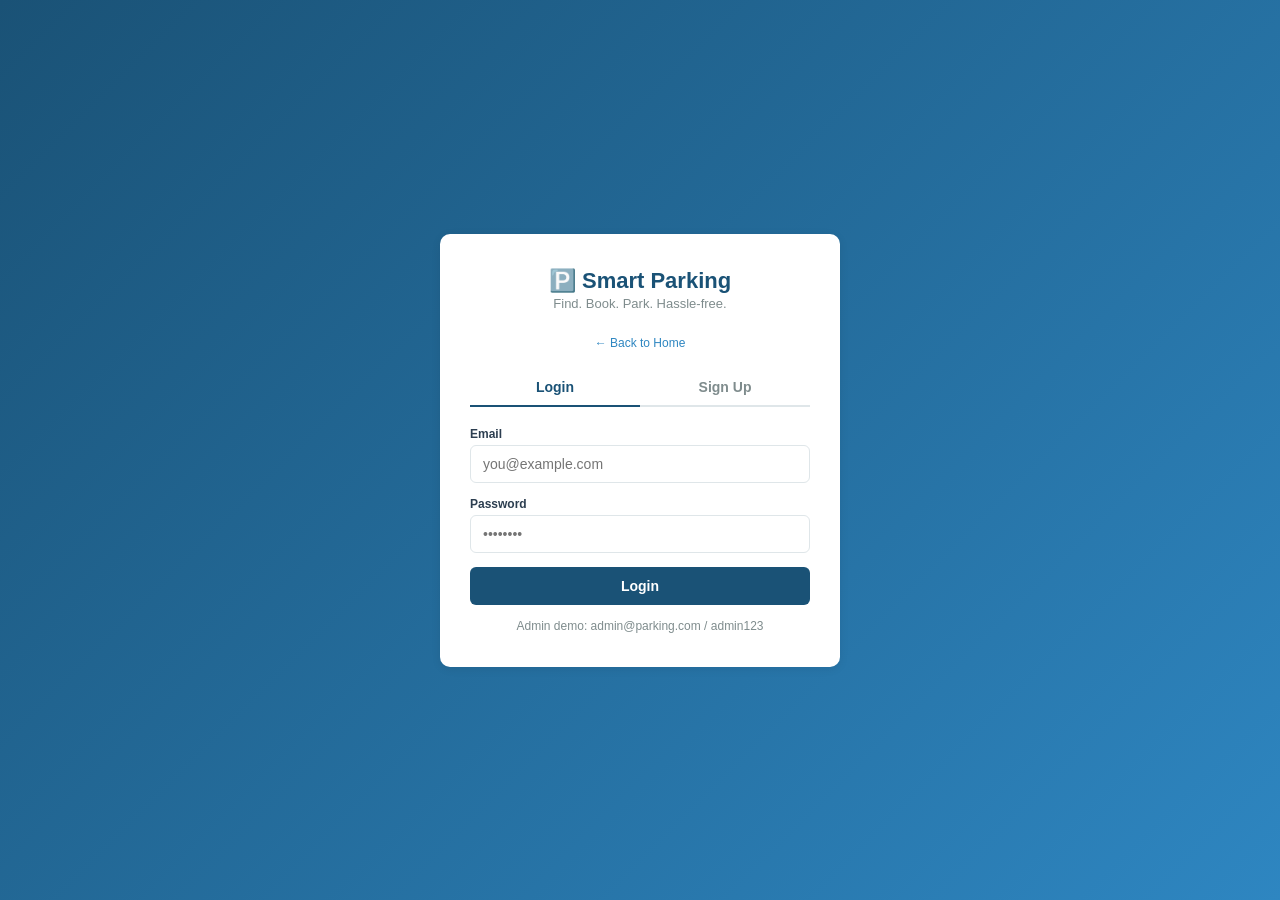
<file: index.html>
<!DOCTYPE html>
<html lang="en">
<head>
<meta charset="UTF-8" />
<meta name="viewport" content="width=device-width, initial-scale=1" />
<title>Smart Parking Booking System | Login</title>
<link rel="stylesheet" href="style.css" />
</head>
<body>
  <div class="auth-wrap">
    <div class="auth-card">
      <h1>🅿️ Smart Parking</h1>
      <p class="tag">Find. Book. Park. Hassle-free.</p>
      <p style="margin-bottom:18px"><a href="home.html" style="font-size:12px;color:var(--primary-light)">← Back to Home</a></p>

      <div class="tabs">
        <button id="tab-login" class="active">Login</button>
        <button id="tab-signup">Sign Up</button>
      </div>

      <form id="loginForm">
        <div class="error-msg" id="loginError"></div>
        <div class="form-group">
          <label>Email</label>
          <input type="email" id="loginEmail" required placeholder="you@example.com" />
        </div>
        <div class="form-group">
          <label>Password</label>
          <input type="password" id="loginPassword" required placeholder="••••••••" />
        </div>
        <button class="btn" type="submit">Login</button>
        <p class="hint">Admin demo: admin@parking.com / admin123</p>
      </form>

      <form id="signupForm" style="display:none">
        <div class="error-msg" id="signupError"></div>
        <div class="form-group">
          <label>Full Name</label>
          <input type="text" id="suName" required placeholder="Jane Doe" />
        </div>
        <div class="form-group">
          <label>Email</label>
          <input type="email" id="suEmail" required placeholder="you@example.com" />
        </div>
        <div class="form-group">
          <label>Password</label>
          <input type="password" id="suPassword" required minlength="4" placeholder="••••••••" />
        </div>
        <button class="btn" type="submit">Create Account</button>
      </form>
    </div>
  </div>

  <script src="script.js"></script>
  <script>initAuthPage();</script>
</body>
</html>
</file>
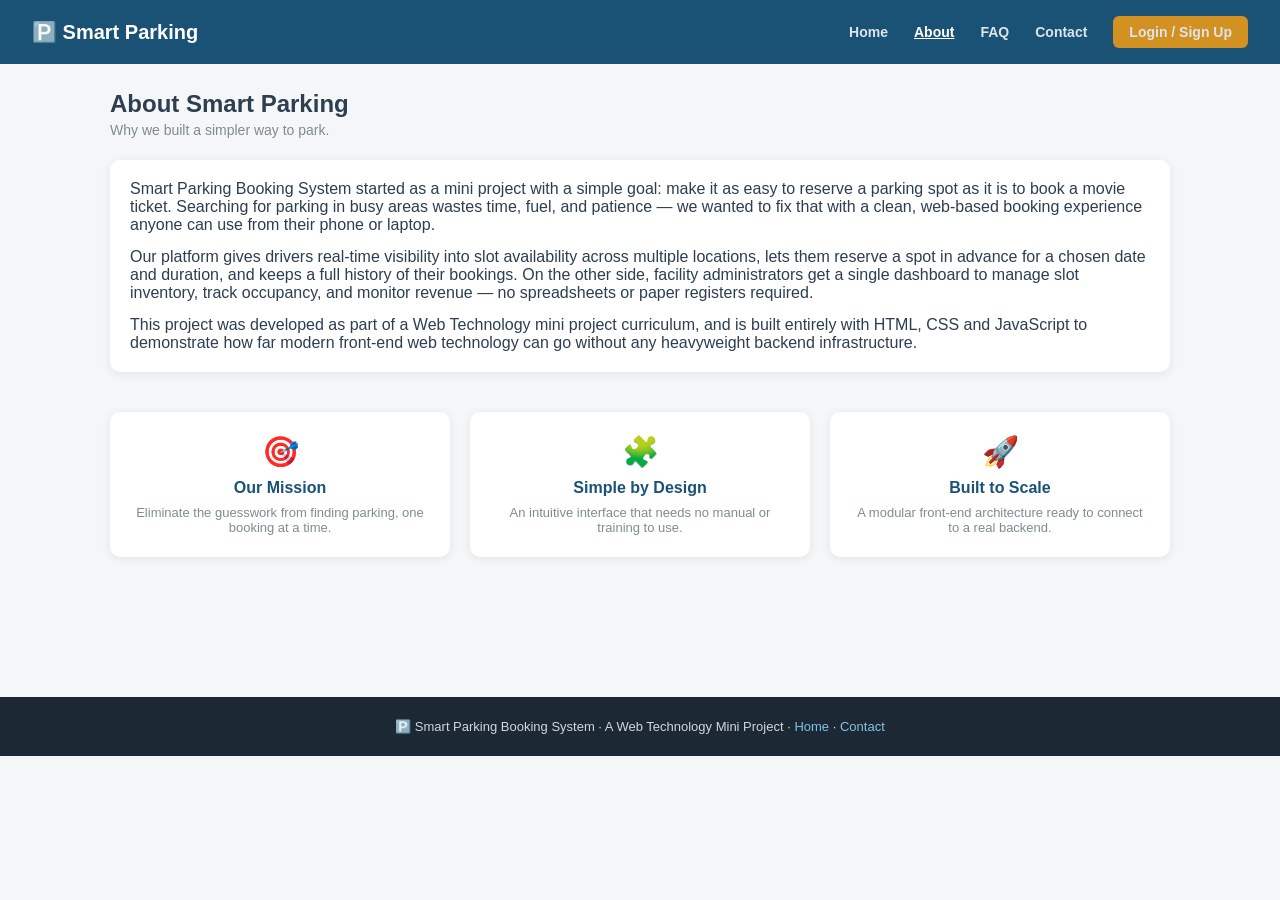
<file: about.html>
<!DOCTYPE html>
<html lang="en">
<head>
<meta charset="UTF-8" />
<meta name="viewport" content="width=device-width, initial-scale=1" />
<title>About Us | Smart Parking</title>
<link rel="stylesheet" href="style.css" />
</head>
<body>
  <div class="pnav">
    <div class="brand">🅿️ Smart Parking</div>
    <div class="links">
      <a href="home.html">Home</a>
      <a href="about.html" class="active">About</a>
      <a href="faq.html">FAQ</a>
      <a href="contact.html">Contact</a>
      <a href="index.html" class="cta">Login / Sign Up</a>
    </div>
  </div>

  <div class="container">
    <div class="page-title">About Smart Parking</div>
    <div class="page-sub">Why we built a simpler way to park.</div>

    <div class="section-card">
      <p style="margin-bottom:14px">Smart Parking Booking System started as a mini project with a simple goal: make it as easy to reserve a parking spot as it is to book a movie ticket. Searching for parking in busy areas wastes time, fuel, and patience — we wanted to fix that with a clean, web-based booking experience anyone can use from their phone or laptop.</p>
      <p style="margin-bottom:14px">Our platform gives drivers real-time visibility into slot availability across multiple locations, lets them reserve a spot in advance for a chosen date and duration, and keeps a full history of their bookings. On the other side, facility administrators get a single dashboard to manage slot inventory, track occupancy, and monitor revenue — no spreadsheets or paper registers required.</p>
      <p>This project was developed as part of a Web Technology mini project curriculum, and is built entirely with HTML, CSS and JavaScript to demonstrate how far modern front-end web technology can go without any heavyweight backend infrastructure.</p>
    </div>

    <div class="feature-grid">
      <div class="feature-card">
        <div class="icon">🎯</div>
        <h3>Our Mission</h3>
        <p>Eliminate the guesswork from finding parking, one booking at a time.</p>
      </div>
      <div class="feature-card">
        <div class="icon">🧩</div>
        <h3>Simple by Design</h3>
        <p>An intuitive interface that needs no manual or training to use.</p>
      </div>
      <div class="feature-card">
        <div class="icon">🚀</div>
        <h3>Built to Scale</h3>
        <p>A modular front-end architecture ready to connect to a real backend.</p>
      </div>
    </div>
  </div>

  <div class="site-footer">
    🅿️ Smart Parking Booking System · A Web Technology Mini Project · <a href="home.html">Home</a> · <a href="contact.html">Contact</a>
  </div>
</body>
</html>
</file>
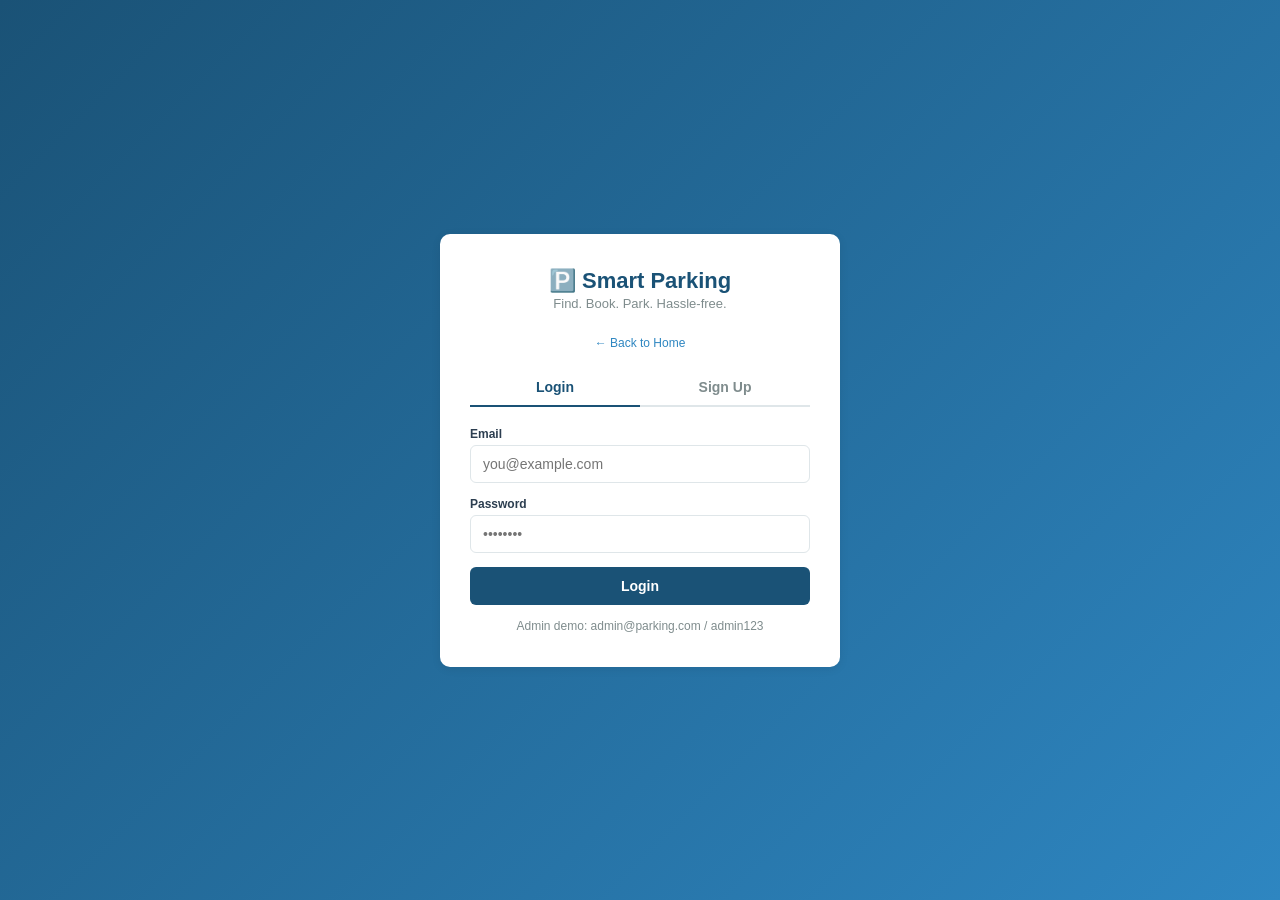
<file: admin-bookings.html>
<!DOCTYPE html>
<html lang="en">
<head>
<meta charset="UTF-8" />
<meta name="viewport" content="width=device-width, initial-scale=1" />
<title>All Bookings | Smart Parking Admin</title>
<link rel="stylesheet" href="style.css" />
</head>
<body>
  <div class="navbar">
    <div class="brand">🅿️ Smart Parking · Admin</div>
    <div class="nav-right">
      <a href="admin.html" style="color:#fff">Dashboard</a>
      <a href="admin-bookings.html" style="color:#fff">All Bookings</a>
      <span class="badge">Administrator</span>
      <button class="logout" id="logoutBtn">Logout</button>
    </div>
  </div>

  <div class="container">
    <div class="page-title">All Bookings & Revenue Report</div>
    <div class="page-sub">Every reservation made across all users and locations.</div>

    <div class="stats-row">
      <div class="stat-card"><div class="num" id="statTotal">0</div><div class="lbl">Total Slots</div></div>
      <div class="stat-card"><div class="num" id="statAvailable">0</div><div class="lbl">Available</div></div>
      <div class="stat-card"><div class="num" id="statBooked">0</div><div class="lbl">Occupied</div></div>
      <div class="stat-card"><div class="num" id="statRevenue">₹0</div><div class="lbl">Total Revenue</div></div>
    </div>

    <div class="section-card">
      <div class="section-title">All Bookings</div>
      <table>
        <thead><tr><th>User</th><th>Slot</th><th>Vehicle No.</th><th>Date / Time</th><th>Duration</th><th>Cost</th><th>Status</th></tr></thead>
        <tbody id="allBookingsBody"></tbody>
      </table>
    </div>
  </div>

  <script src="script.js"></script>
  <script>initAdminBookings();</script>
</body>
</html>
</file>
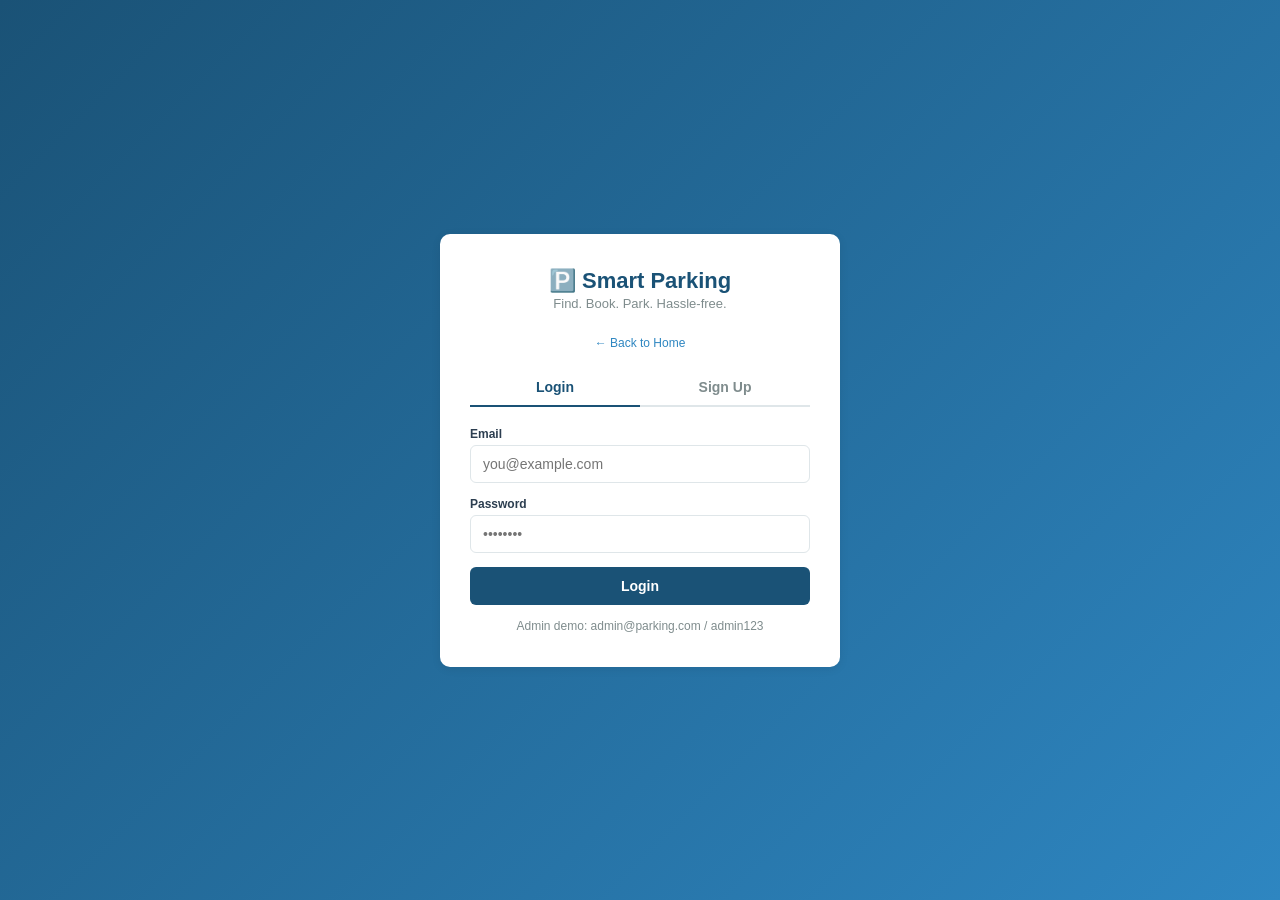
<file: admin.html>
<!DOCTYPE html>
<html lang="en">
<head>
<meta charset="UTF-8" />
<meta name="viewport" content="width=device-width, initial-scale=1" />
<title>Admin Panel | Smart Parking</title>
<link rel="stylesheet" href="style.css" />
</head>
<body>
  <div class="navbar">
    <div class="brand">🅿️ Smart Parking · Admin</div>
    <div class="nav-right">
      <a href="admin.html" style="color:#fff">Dashboard</a>
      <a href="admin-bookings.html" style="color:#fff">All Bookings</a>
      <span class="badge">Administrator</span>
      <button class="logout" id="logoutBtn">Logout</button>
    </div>
  </div>

  <div class="container">
    <div class="page-title">Admin Dashboard</div>
    <div class="page-sub">Manage parking slots and monitor all bookings.</div>

    <div class="stats-row">
      <div class="stat-card"><div class="num" id="statTotal">0</div><div class="lbl">Total Slots</div></div>
      <div class="stat-card"><div class="num" id="statAvailable">0</div><div class="lbl">Available</div></div>
      <div class="stat-card"><div class="num" id="statBooked">0</div><div class="lbl">Occupied</div></div>
      <div class="stat-card"><div class="num" id="statRevenue">₹0</div><div class="lbl">Total Revenue</div></div>
    </div>

    <div class="section-card">
      <div class="section-title">Add New Slot</div>
      <form id="addSlotForm" style="display:flex; gap:12px; flex-wrap:wrap; align-items:flex-end;">
        <div class="form-group" style="flex:1;min-width:120px"><label>Slot No.</label><input type="text" id="newSlotNumber" required placeholder="C1" /></div>
        <div class="form-group" style="flex:2;min-width:180px"><label>Location</label><input type="text" id="newSlotLocation" required placeholder="Block C - Basement" /></div>
        <div class="form-group" style="flex:1;min-width:110px">
          <label>Type</label>
          <select id="newSlotType"><option value="car">Car</option><option value="bike">Bike</option></select>
        </div>
        <div class="form-group" style="flex:1;min-width:110px"><label>Price/hr (₹)</label><input type="number" id="newSlotPrice" required min="1" value="30" /></div>
        <button class="btn small accent" type="submit" style="height:40px">Add Slot</button>
      </form>
    </div>

    <div class="section-card">
      <div class="section-title">Manage Slots</div>
      <table>
        <thead><tr><th>Slot No.</th><th>Location</th><th>Type</th><th>Rate</th><th>Status</th><th>Action</th></tr></thead>
        <tbody id="slotTableBody"></tbody>
      </table>
    </div>

    <div class="section-card" style="text-align:center">
      <a href="admin-bookings.html" class="btn small" style="width:auto; display:inline-block; text-decoration:none;">View All Bookings & Revenue Report →</a>
    </div>
  </div>

  <script src="script.js"></script>
  <script>initAdmin();</script>
</body>
</html>
</file>
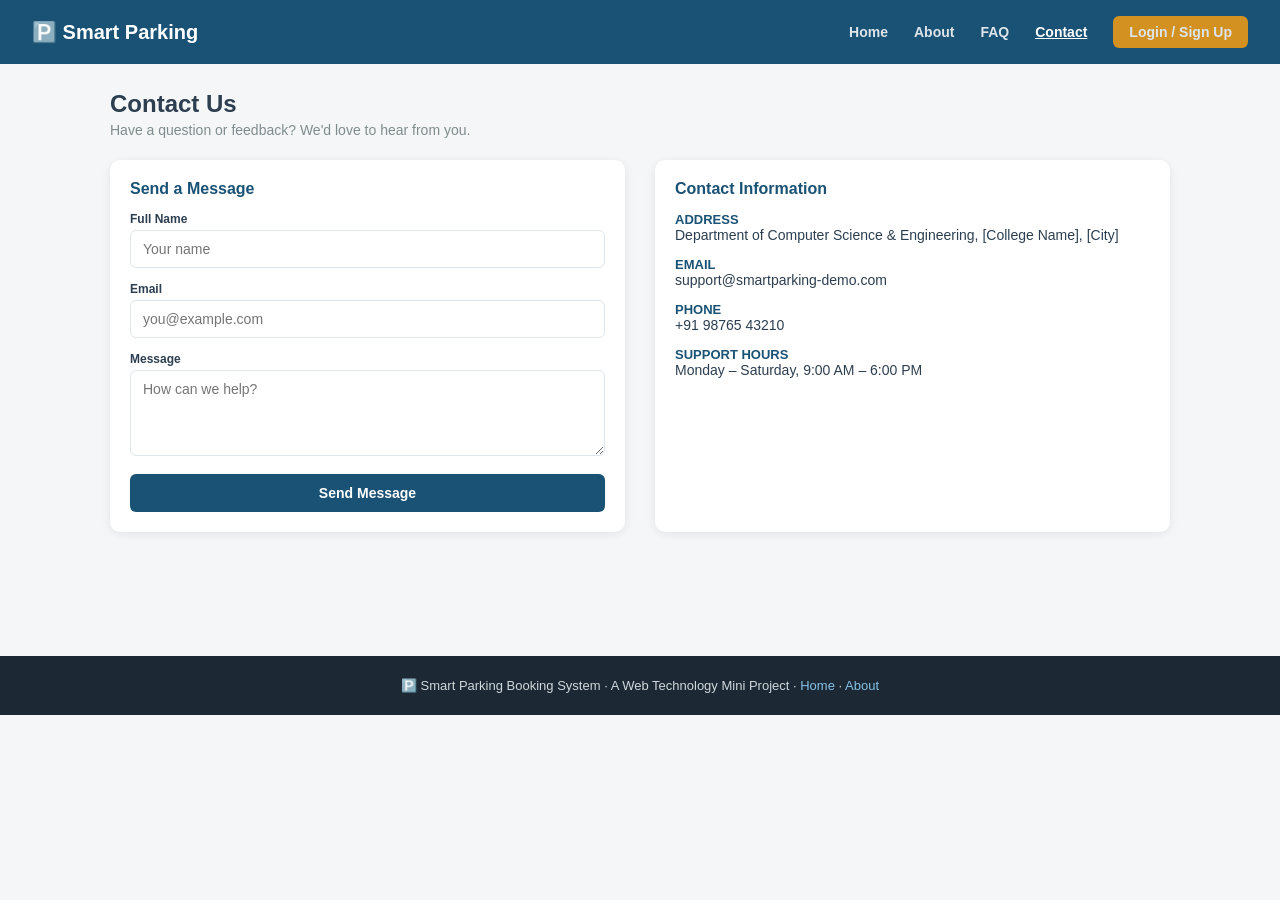
<file: contact.html>
<!DOCTYPE html>
<html lang="en">
<head>
<meta charset="UTF-8" />
<meta name="viewport" content="width=device-width, initial-scale=1" />
<title>Contact Us | Smart Parking</title>
<link rel="stylesheet" href="style.css" />
</head>
<body>
  <div class="pnav">
    <div class="brand">🅿️ Smart Parking</div>
    <div class="links">
      <a href="home.html">Home</a>
      <a href="about.html">About</a>
      <a href="faq.html">FAQ</a>
      <a href="contact.html" class="active">Contact</a>
      <a href="index.html" class="cta">Login / Sign Up</a>
    </div>
  </div>

  <div class="container">
    <div class="page-title">Contact Us</div>
    <div class="page-sub">Have a question or feedback? We'd love to hear from you.</div>

    <div class="two-col">
      <div class="section-card">
        <div class="section-title">Send a Message</div>
        <div class="success-msg" id="successMsg" style="display:none">Thank you! Your message has been recorded.</div>
        <form id="contactForm">
          <div class="form-group">
            <label>Full Name</label>
            <input type="text" id="cName" required placeholder="Your name" />
          </div>
          <div class="form-group">
            <label>Email</label>
            <input type="email" id="cEmail" required placeholder="you@example.com" />
          </div>
          <div class="form-group">
            <label>Message</label>
            <textarea id="cMessage" rows="4" required placeholder="How can we help?" style="width:100%;padding:10px 12px;border:1px solid var(--border);border-radius:6px;font-family:inherit;font-size:14px;"></textarea>
          </div>
          <button class="btn" type="submit">Send Message</button>
        </form>
      </div>

      <div class="section-card">
        <div class="section-title">Contact Information</div>
        <ul class="info-list">
          <li><strong>Address</strong>Department of Computer Science &amp; Engineering, [College Name], [City]</li>
          <li><strong>Email</strong>support@smartparking-demo.com</li>
          <li><strong>Phone</strong>+91 98765 43210</li>
          <li><strong>Support Hours</strong>Monday – Saturday, 9:00 AM – 6:00 PM</li>
        </ul>
      </div>
    </div>
  </div>

  <div class="site-footer">
    🅿️ Smart Parking Booking System · A Web Technology Mini Project · <a href="home.html">Home</a> · <a href="about.html">About</a>
  </div>

  <script>
    document.getElementById("contactForm").onsubmit = function (e) {
      e.preventDefault();
      document.getElementById("successMsg").style.display = "block";
      e.target.reset();
    };
  </script>
</body>
</html>
</file>
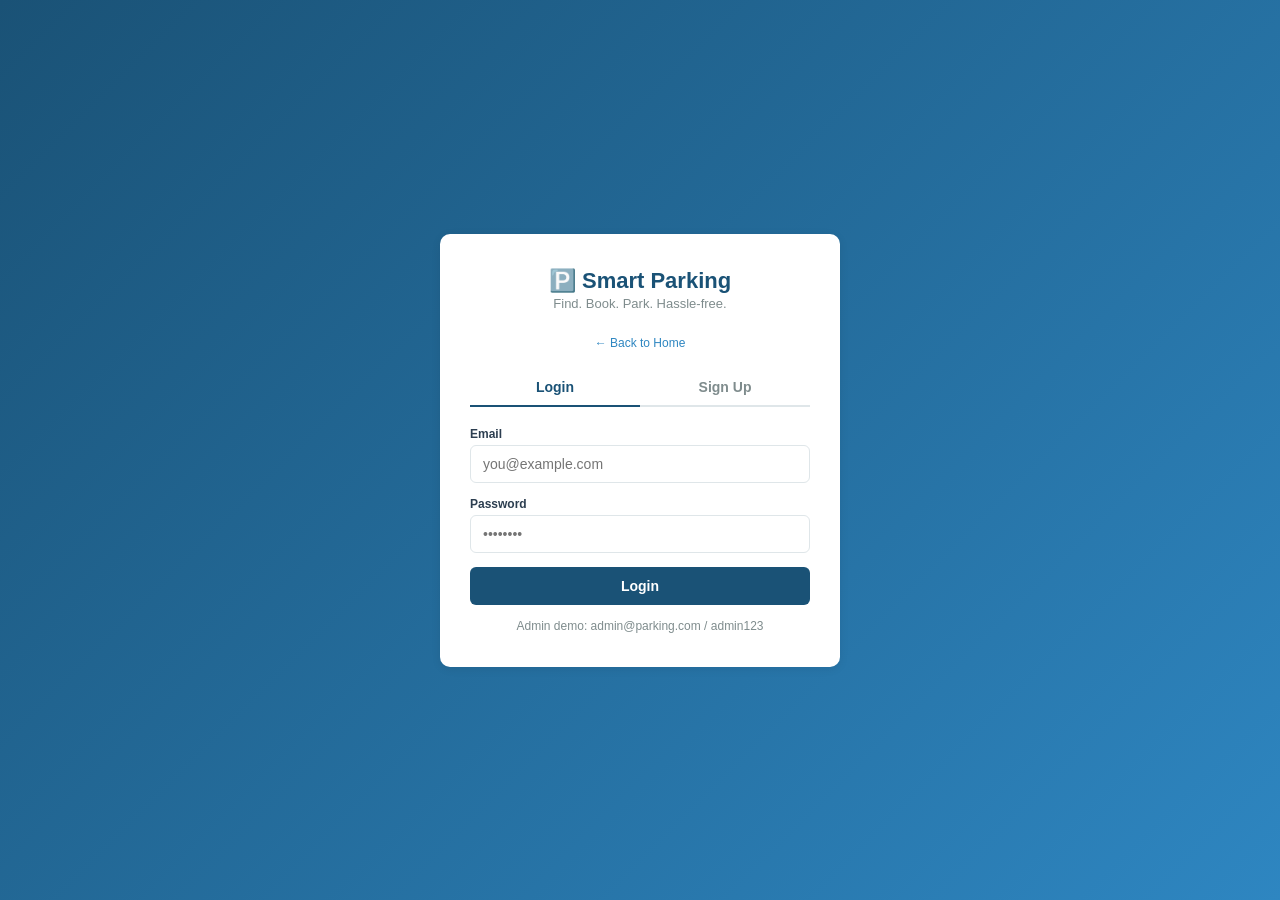
<file: dashboard.html>
<!DOCTYPE html>
<html lang="en">
<head>
<meta charset="UTF-8" />
<meta name="viewport" content="width=device-width, initial-scale=1" />
<title>Dashboard | Smart Parking</title>
<link rel="stylesheet" href="style.css" />
</head>
<body>
  <div class="navbar">
    <div class="brand">🅿️ Smart Parking</div>
    <div class="nav-right">
      <a href="dashboard.html" style="color:#fff">Dashboard</a>
      <a href="my-bookings.html" style="color:#fff">My Bookings</a>
      <a href="profile.html" style="color:#fff">Profile</a>
      <span>Welcome, <strong id="welcomeName"></strong></span>
      <button class="logout" id="logoutBtn">Logout</button>
    </div>
  </div>

  <div class="container">
    <div class="page-title">Available Parking Slots</div>
    <div class="page-sub">Search, filter and reserve a slot in real time.</div>

    <div class="filter-bar">
      <div class="form-group">
        <label>Vehicle Type</label>
        <select id="filterType">
          <option value="all">All Types</option>
          <option value="car">Car</option>
          <option value="bike">Bike</option>
        </select>
      </div>
      <div class="form-group">
        <label>Location</label>
        <select id="filterLocation">
          <option value="all">All Locations</option>
        </select>
      </div>
    </div>

    <div class="slot-grid" id="slotGrid"></div>

    <div class="section-card" style="margin-top:30px; text-align:center">
      <a href="my-bookings.html" class="btn small" style="width:auto; display:inline-block; text-decoration:none;">View My Bookings →</a>
    </div>
  </div>

  <!-- Booking Modal -->
  <div class="modal-overlay" id="modalOverlay">
    <div class="modal-box">
      <h3>Confirm Booking</h3>
      <p id="modalSlotInfo" style="color:var(--muted); font-size:13px; margin-bottom:14px;"></p>
      <form id="bookingForm">
        <div class="form-group">
          <label>Vehicle Number</label>
          <input type="text" id="vehicleNumber" required placeholder="MH12AB1234" />
        </div>
        <div class="form-group">
          <label>Date</label>
          <input type="date" id="bookDate" required />
        </div>
        <div class="form-group">
          <label>Start Time</label>
          <input type="time" id="startTime" required value="09:00" />
        </div>
        <div class="form-group">
          <label>Duration (hours)</label>
          <select id="duration">
            <option value="1">1 hour</option>
            <option value="2">2 hours</option>
            <option value="4">4 hours</option>
            <option value="8">8 hours</option>
            <option value="24">24 hours</option>
          </select>
        </div>
        <div class="modal-actions">
          <button type="button" class="btn secondary" id="closeModal">Cancel</button>
          <button type="submit" class="btn accent">Confirm</button>
        </div>
      </form>
    </div>
  </div>

  <script src="script.js"></script>
  <script>initDashboard();</script>
</body>
</html>
</file>
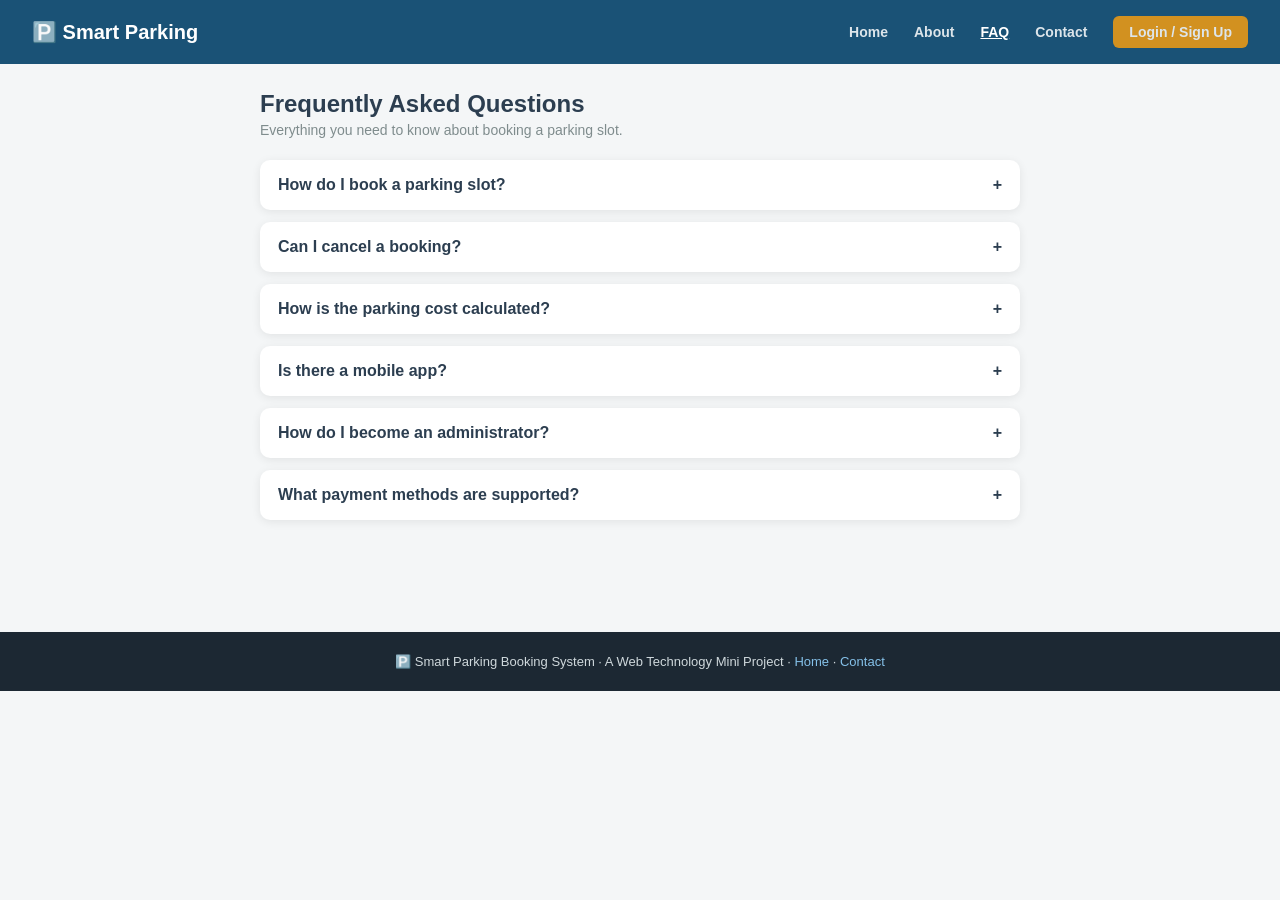
<file: faq.html>
<!DOCTYPE html>
<html lang="en">
<head>
<meta charset="UTF-8" />
<meta name="viewport" content="width=device-width, initial-scale=1" />
<title>FAQ | Smart Parking</title>
<link rel="stylesheet" href="style.css" />
</head>
<body>
  <div class="pnav">
    <div class="brand">🅿️ Smart Parking</div>
    <div class="links">
      <a href="home.html">Home</a>
      <a href="about.html">About</a>
      <a href="faq.html" class="active">FAQ</a>
      <a href="contact.html">Contact</a>
      <a href="index.html" class="cta">Login / Sign Up</a>
    </div>
  </div>

  <div class="container" style="max-width:800px">
    <div class="page-title">Frequently Asked Questions</div>
    <div class="page-sub">Everything you need to know about booking a parking slot.</div>

    <div id="accordion">
      <div class="accordion-item">
        <div class="accordion-q">How do I book a parking slot? <span>+</span></div>
        <div class="accordion-a">Sign up or log in, go to your Dashboard, filter slots by vehicle type or location, and click "Book Now" on any available slot. Fill in your vehicle number, date, start time and duration to confirm.</div>
      </div>
      <div class="accordion-item">
        <div class="accordion-q">Can I cancel a booking? <span>+</span></div>
        <div class="accordion-a">Yes. Go to "My Bookings," find the active booking you want to cancel, and click "Cancel." The slot will immediately become available again for others.</div>
      </div>
      <div class="accordion-item">
        <div class="accordion-q">How is the parking cost calculated? <span>+</span></div>
        <div class="accordion-a">Cost is calculated automatically as the selected duration (in hours) multiplied by the slot's hourly rate, shown to you before you confirm the booking.</div>
      </div>
      <div class="accordion-item">
        <div class="accordion-q">Is there a mobile app? <span>+</span></div>
        <div class="accordion-a">Not yet — the current version is a responsive website that works on both desktop and mobile browsers. A dedicated mobile app is on our roadmap.</div>
      </div>
      <div class="accordion-item">
        <div class="accordion-q">How do I become an administrator? <span>+</span></div>
        <div class="accordion-a">Administrator accounts are created by the facility owner. For this demo, use the admin login admin@parking.com / admin123 to explore the admin dashboard.</div>
      </div>
      <div class="accordion-item">
        <div class="accordion-q">What payment methods are supported? <span>+</span></div>
        <div class="accordion-a">This demo does not process real payments — cost is calculated and displayed for demonstration purposes. Payment gateway integration is listed under Future Scope.</div>
      </div>
    </div>
  </div>

  <div class="site-footer">
    🅿️ Smart Parking Booking System · A Web Technology Mini Project · <a href="home.html">Home</a> · <a href="contact.html">Contact</a>
  </div>

  <script>
    document.querySelectorAll(".accordion-q").forEach(q => {
      q.onclick = () => q.parentElement.classList.toggle("open");
    });
  </script>
</body>
</html>
</file>
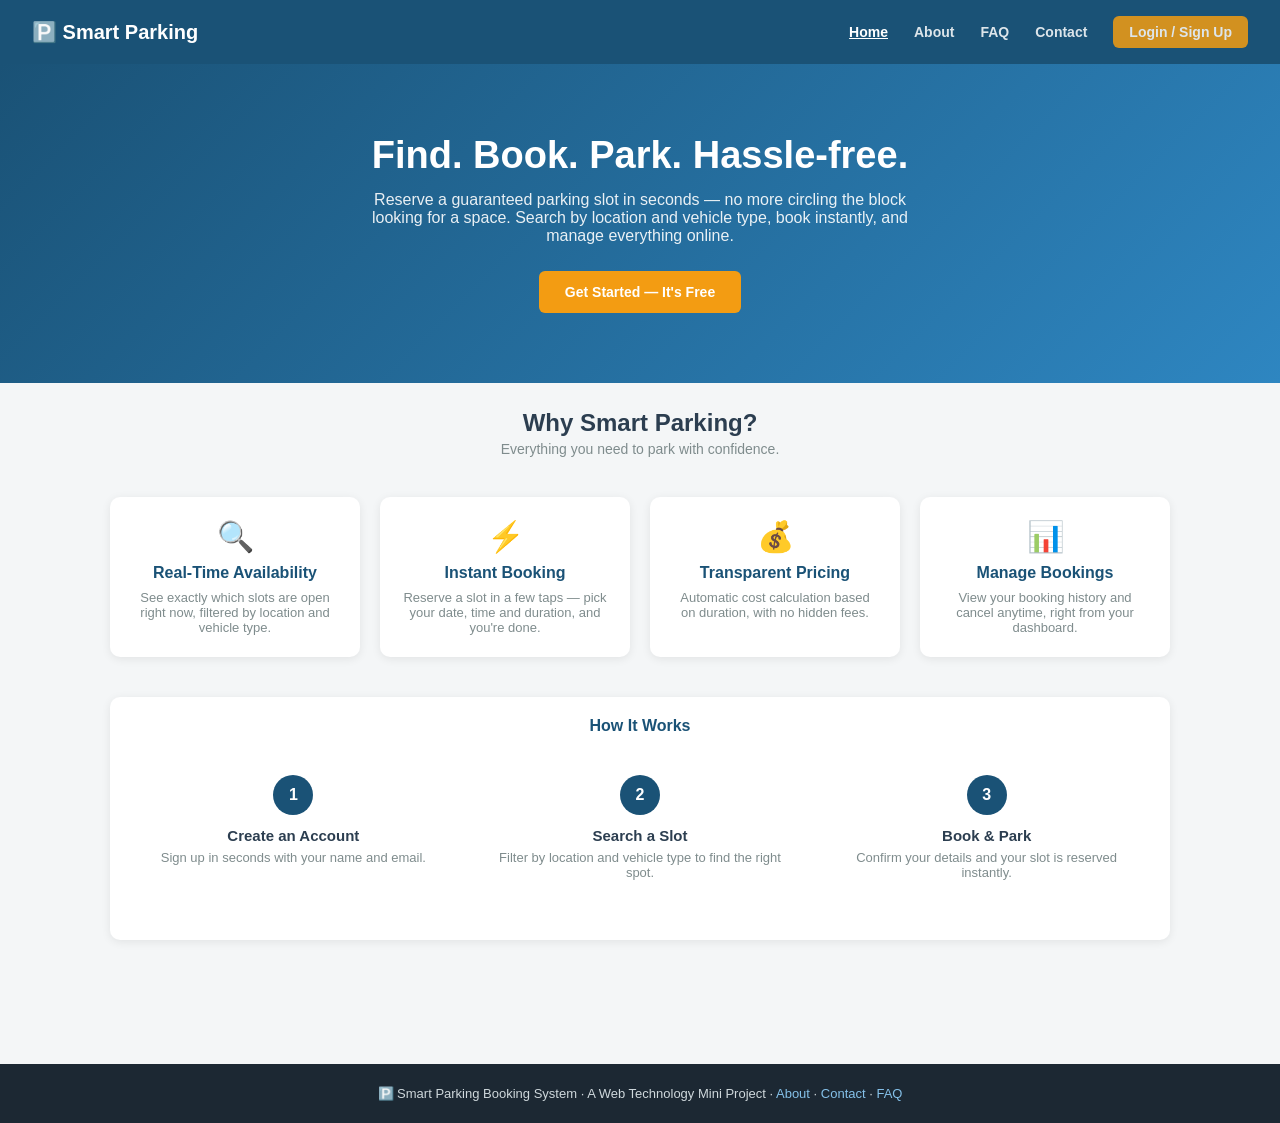
<file: home.html>
<!DOCTYPE html>
<html lang="en">
<head>
<meta charset="UTF-8" />
<meta name="viewport" content="width=device-width, initial-scale=1" />
<title>Smart Parking Booking System</title>
<link rel="stylesheet" href="style.css" />
</head>
<body>
  <div class="pnav">
    <div class="brand">🅿️ Smart Parking</div>
    <div class="links">
      <a href="home.html" class="active">Home</a>
      <a href="about.html">About</a>
      <a href="faq.html">FAQ</a>
      <a href="contact.html">Contact</a>
      <a href="index.html" class="cta">Login / Sign Up</a>
    </div>
  </div>

  <div class="hero">
    <h1>Find. Book. Park. Hassle-free.</h1>
    <p>Reserve a guaranteed parking slot in seconds — no more circling the block looking for a space. Search by location and vehicle type, book instantly, and manage everything online.</p>
    <a href="index.html" class="btn accent" style="text-decoration:none; display:inline-block;">Get Started — It's Free</a>
  </div>

  <div class="container">
    <div class="page-title" style="text-align:center">Why Smart Parking?</div>
    <div class="page-sub" style="text-align:center">Everything you need to park with confidence.</div>

    <div class="feature-grid">
      <div class="feature-card">
        <div class="icon">🔍</div>
        <h3>Real-Time Availability</h3>
        <p>See exactly which slots are open right now, filtered by location and vehicle type.</p>
      </div>
      <div class="feature-card">
        <div class="icon">⚡</div>
        <h3>Instant Booking</h3>
        <p>Reserve a slot in a few taps — pick your date, time and duration, and you're done.</p>
      </div>
      <div class="feature-card">
        <div class="icon">💰</div>
        <h3>Transparent Pricing</h3>
        <p>Automatic cost calculation based on duration, with no hidden fees.</p>
      </div>
      <div class="feature-card">
        <div class="icon">📊</div>
        <h3>Manage Bookings</h3>
        <p>View your booking history and cancel anytime, right from your dashboard.</p>
      </div>
    </div>

    <div class="section-card">
      <div class="section-title" style="text-align:center">How It Works</div>
      <div class="steps-row">
        <div class="step-card">
          <div class="step-num">1</div>
          <h3 style="font-size:15px;margin-bottom:6px">Create an Account</h3>
          <p style="font-size:13px;color:var(--muted)">Sign up in seconds with your name and email.</p>
        </div>
        <div class="step-card">
          <div class="step-num">2</div>
          <h3 style="font-size:15px;margin-bottom:6px">Search a Slot</h3>
          <p style="font-size:13px;color:var(--muted)">Filter by location and vehicle type to find the right spot.</p>
        </div>
        <div class="step-card">
          <div class="step-num">3</div>
          <h3 style="font-size:15px;margin-bottom:6px">Book & Park</h3>
          <p style="font-size:13px;color:var(--muted)">Confirm your details and your slot is reserved instantly.</p>
        </div>
      </div>
    </div>
  </div>

  <div class="site-footer">
    🅿️ Smart Parking Booking System · A Web Technology Mini Project · <a href="about.html">About</a> · <a href="contact.html">Contact</a> · <a href="faq.html">FAQ</a>
  </div>
</body>
</html>
</file>
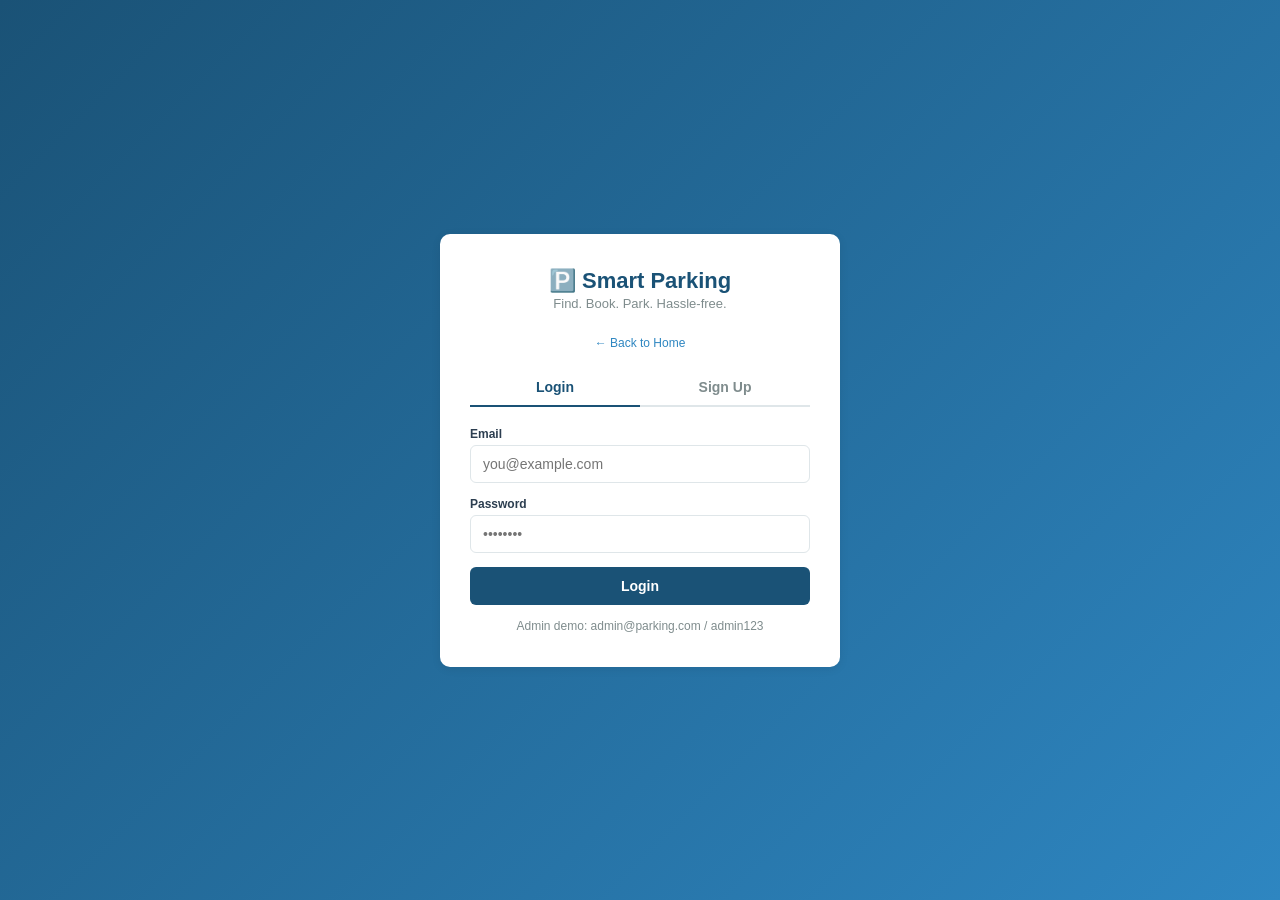
<file: my-bookings.html>
<!DOCTYPE html>
<html lang="en">
<head>
<meta charset="UTF-8" />
<meta name="viewport" content="width=device-width, initial-scale=1" />
<title>My Bookings | Smart Parking</title>
<link rel="stylesheet" href="style.css" />
</head>
<body>
  <div class="navbar">
    <div class="brand">🅿️ Smart Parking</div>
    <div class="nav-right">
      <a href="dashboard.html" style="color:#fff">Dashboard</a>
      <a href="my-bookings.html" style="color:#fff">My Bookings</a>
      <a href="profile.html" style="color:#fff">Profile</a>
      <button class="logout" id="logoutBtn">Logout</button>
    </div>
  </div>

  <div class="container">
    <div class="page-title">My Bookings</div>
    <div class="page-sub">Your full parking reservation history.</div>

    <div class="section-card">
      <table>
        <thead>
          <tr><th>Slot</th><th>Vehicle No.</th><th>Date</th><th>Start</th><th>Duration</th><th>Cost</th><th>Status</th></tr>
        </thead>
        <tbody id="myBookingsBody"></tbody>
      </table>
    </div>
  </div>

  <script src="script.js"></script>
  <script>initMyBookings();</script>
</body>
</html>
</file>
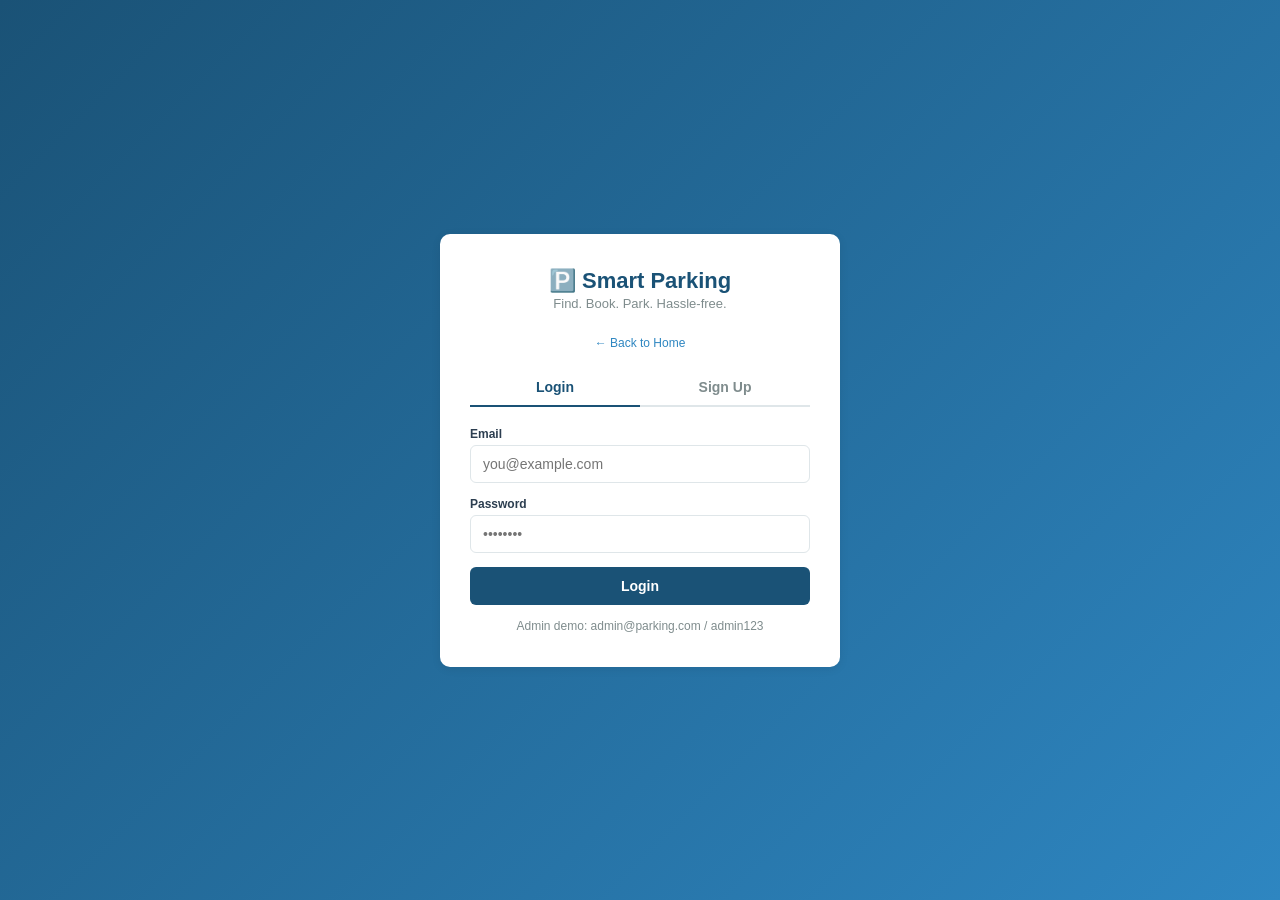
<file: profile.html>
<!DOCTYPE html>
<html lang="en">
<head>
<meta charset="UTF-8" />
<meta name="viewport" content="width=device-width, initial-scale=1" />
<title>My Profile | Smart Parking</title>
<link rel="stylesheet" href="style.css" />
</head>
<body>
  <div class="navbar">
    <div class="brand">🅿️ Smart Parking</div>
    <div class="nav-right">
      <a href="dashboard.html" style="color:#fff">Dashboard</a>
      <a href="my-bookings.html" style="color:#fff">My Bookings</a>
      <a href="profile.html" style="color:#fff">Profile</a>
      <button class="logout" id="logoutBtn">Logout</button>
    </div>
  </div>

  <div class="container" style="max-width:640px">
    <div class="page-title">My Profile</div>
    <div class="page-sub">View and update your account details.</div>

    <div class="section-card">
      <div class="profile-header">
        <div class="avatar-circle" id="avatarInitial">U</div>
        <div>
          <div style="font-weight:700; font-size:17px" id="profileNameDisplay">Loading...</div>
          <div style="color:var(--muted); font-size:13px">Registered User</div>
        </div>
      </div>

      <div class="stats-row" style="grid-template-columns:repeat(3,1fr)">
        <div class="stat-card"><div class="num" id="statTotalBookings">0</div><div class="lbl">Total Bookings</div></div>
        <div class="stat-card"><div class="num" id="statActiveBookings">0</div><div class="lbl">Active</div></div>
        <div class="stat-card"><div class="num" id="statTotalSpent">₹0</div><div class="lbl">Total Spent</div></div>
      </div>

      <div class="success-msg" id="profileSuccess" style="display:none">Profile updated successfully.</div>
      <form id="profileForm">
        <div class="form-group">
          <label>Full Name</label>
          <input type="text" id="profileName" required />
        </div>
        <div class="form-group">
          <label>Email (cannot be changed)</label>
          <input type="email" id="profileEmail" disabled style="background:#f4f6f7" />
        </div>
        <button class="btn" type="submit">Save Changes</button>
      </form>
    </div>
  </div>

  <script src="script.js"></script>
  <script>
    initProfile();
    document.getElementById("profileForm").addEventListener("submit", () => {
      setTimeout(() => {
        document.getElementById("profileNameDisplay").textContent = document.getElementById("profileName").value;
        document.getElementById("avatarInitial").textContent = document.getElementById("profileName").value.charAt(0).toUpperCase();
      }, 0);
    });
  </script>
</body>
</html>
</file>
<file: style.css>
:root {
  --primary: #1a5276;
  --primary-light: #2e86c1;
  --accent: #f39c12;
  --success: #27ae60;
  --danger: #c0392b;
  --bg: #f4f6f7;
  --card-bg: #ffffff;
  --text: #2c3e50;
  --muted: #7f8c8d;
  --border: #dfe6e9;
  --radius: 10px;
  --shadow: 0 2px 10px rgba(0,0,0,0.08);
  font-family: -apple-system, "Segoe UI", Roboto, Arial, sans-serif;
}

* { box-sizing: border-box; margin: 0; padding: 0; }

body {
  background: var(--bg);
  color: var(--text);
  min-height: 100vh;
}

a { text-decoration: none; color: inherit; }

/* ---------- NAVBAR ---------- */
.navbar {
  background: linear-gradient(90deg, var(--primary), var(--primary-light));
  color: #fff;
  padding: 14px 28px;
  display: flex;
  align-items: center;
  justify-content: space-between;
  box-shadow: var(--shadow);
}
.navbar .brand { font-size: 20px; font-weight: 700; display:flex; align-items:center; gap:8px; }
.navbar .nav-right { display: flex; align-items: center; gap: 18px; font-size: 14px; }
.navbar .nav-right span.badge {
  background: rgba(255,255,255,0.18); padding: 4px 10px; border-radius: 20px; font-size: 12px;
}
.navbar button.logout {
  background: var(--accent); color: #fff; border: none; padding: 8px 14px;
  border-radius: 6px; cursor: pointer; font-weight: 600;
}

/* ---------- CONTAINERS ---------- */
.container { max-width: 1100px; margin: 0 auto; padding: 26px 20px 60px; }
.page-title { font-size: 24px; font-weight: 700; margin-bottom: 4px; }
.page-sub { color: var(--muted); margin-bottom: 22px; font-size: 14px; }

/* ---------- AUTH PAGE ---------- */
.auth-wrap {
  min-height: 100vh; display: flex; align-items: center; justify-content: center;
  background: linear-gradient(135deg, var(--primary) 0%, var(--primary-light) 100%);
  padding: 20px;
}
.auth-card {
  background: var(--card-bg); border-radius: var(--radius); box-shadow: var(--shadow);
  width: 100%; max-width: 400px; padding: 34px 30px; text-align: center;
}
.auth-card h1 { font-size: 22px; color: var(--primary); margin-bottom: 2px; }
.auth-card p.tag { color: var(--muted); font-size: 13px; margin-bottom: 22px; }
.tabs { display: flex; border-bottom: 2px solid var(--border); margin-bottom: 20px; }
.tabs button {
  flex: 1; background: none; border: none; padding: 10px; font-size: 14px; font-weight: 600;
  color: var(--muted); cursor: pointer; border-bottom: 2px solid transparent; margin-bottom: -2px;
}
.tabs button.active { color: var(--primary); border-bottom-color: var(--primary); }
.form-group { text-align: left; margin-bottom: 14px; }
.form-group label { font-size: 12px; font-weight: 600; color: var(--text); display: block; margin-bottom: 4px; }
input, select {
  width: 100%; padding: 10px 12px; border: 1px solid var(--border); border-radius: 6px; font-size: 14px;
}
input:focus, select:focus { outline: none; border-color: var(--primary-light); }
.btn {
  display: inline-block; background: var(--primary); color: #fff; border: none;
  padding: 11px 18px; border-radius: 6px; font-size: 14px; font-weight: 600; cursor: pointer; width: 100%;
}
.btn:hover { background: var(--primary-light); }
.btn.secondary { background: var(--muted); }
.btn.small { width: auto; padding: 7px 14px; font-size: 13px; }
.btn.accent { background: var(--accent); }
.btn.danger { background: var(--danger); }
.hint { font-size: 12px; color: var(--muted); margin-top: 14px; }
.error-msg { color: var(--danger); font-size: 13px; margin-bottom: 10px; display:none; }
.success-msg { color: var(--success); font-size: 13px; margin-bottom: 10px; display:none; }

/* ---------- STAT CARDS ---------- */
.stats-row { display: grid; grid-template-columns: repeat(4, 1fr); gap: 16px; margin-bottom: 26px; }
.stat-card {
  background: var(--card-bg); border-radius: var(--radius); box-shadow: var(--shadow);
  padding: 18px; border-left: 4px solid var(--primary-light);
}
.stat-card .num { font-size: 26px; font-weight: 700; color: var(--primary); }
.stat-card .lbl { font-size: 12px; color: var(--muted); text-transform: uppercase; letter-spacing: 0.4px; }

/* ---------- FILTER BAR ---------- */
.filter-bar {
  background: var(--card-bg); border-radius: var(--radius); box-shadow: var(--shadow);
  padding: 16px; display: flex; gap: 14px; flex-wrap: wrap; align-items: flex-end; margin-bottom: 22px;
}
.filter-bar .form-group { margin-bottom: 0; min-width: 150px; flex: 1; }

/* ---------- SLOT GRID ---------- */
.slot-grid { display: grid; grid-template-columns: repeat(auto-fill, minmax(220px, 1fr)); gap: 16px; }
.slot-card {
  background: var(--card-bg); border-radius: var(--radius); box-shadow: var(--shadow); padding: 16px;
  border-top: 4px solid var(--success);
}
.slot-card.booked { border-top-color: var(--danger); opacity: 0.75; }
.slot-card .slot-id { font-size: 17px; font-weight: 700; }
.slot-card .slot-loc { font-size: 12px; color: var(--muted); margin-bottom: 8px; }
.slot-card .slot-meta { font-size: 13px; margin: 3px 0; display:flex; justify-content: space-between; }
.status-pill {
  display: inline-block; font-size: 11px; font-weight: 700; padding: 3px 9px; border-radius: 12px;
  text-transform: uppercase;
}
.status-pill.available { background: #d5f5e3; color: var(--success); }
.status-pill.booked { background: #fadbd8; color: var(--danger); }

/* ---------- TABLE ---------- */
table { width: 100%; border-collapse: collapse; background: var(--card-bg); border-radius: var(--radius); overflow: hidden; box-shadow: var(--shadow); }
thead { background: var(--primary); color: #fff; }
th, td { padding: 10px 12px; font-size: 13px; text-align: left; border-bottom: 1px solid var(--border); }
tr:last-child td { border-bottom: none; }
.section-card { background: var(--card-bg); border-radius: var(--radius); box-shadow: var(--shadow); padding: 20px; margin-bottom: 24px; }
.section-title { font-size: 16px; font-weight: 700; margin-bottom: 14px; color: var(--primary); }

/* ---------- MODAL ---------- */
.modal-overlay {
  display: none; position: fixed; inset: 0; background: rgba(0,0,0,0.45);
  align-items: center; justify-content: center; z-index: 50;
}
.modal-overlay.open { display: flex; }
.modal-box {
  background: #fff; border-radius: var(--radius); padding: 26px; width: 100%; max-width: 380px;
}
.modal-box h3 { color: var(--primary); margin-bottom: 14px; }
.modal-actions { display: flex; gap: 10px; margin-top: 16px; }

.tab-nav { display:flex; gap: 8px; margin-bottom: 18px; }
.tab-nav button {
  background: var(--card-bg); border: 1px solid var(--border); padding: 8px 16px; border-radius: 20px;
  cursor: pointer; font-size: 13px; font-weight: 600; color: var(--muted);
}
.tab-nav button.active { background: var(--primary); color: #fff; border-color: var(--primary); }

@media (max-width: 700px) {
  .stats-row { grid-template-columns: repeat(2, 1fr); }
}

/* ---------- PUBLIC NAV ---------- */
.pnav {
  background: var(--primary); color: #fff; padding: 16px 32px;
  display: flex; align-items: center; justify-content: space-between;
}
.pnav .brand { font-size: 20px; font-weight: 700; }
.pnav .links { display: flex; gap: 26px; align-items: center; font-size: 14px; font-weight: 600; }
.pnav .links a { opacity: 0.85; }
.pnav .links a.active, .pnav .links a:hover { opacity: 1; text-decoration: underline; }
.pnav .links a.cta {
  background: var(--accent); padding: 8px 16px; border-radius: 6px; text-decoration: none !important;
}

/* ---------- HERO ---------- */
.hero {
  background: linear-gradient(135deg, var(--primary) 0%, var(--primary-light) 100%);
  color: #fff; padding: 70px 24px; text-align: center;
}
.hero h1 { font-size: 38px; margin-bottom: 14px; }
.hero p { font-size: 16px; opacity: 0.9; max-width: 560px; margin: 0 auto 26px; }
.hero .btn { width: auto; padding: 13px 26px; }

/* ---------- FEATURE GRID ---------- */
.feature-grid { display: grid; grid-template-columns: repeat(auto-fit, minmax(220px,1fr)); gap: 20px; margin: 40px 0; }
.feature-card { background: var(--card-bg); border-radius: var(--radius); box-shadow: var(--shadow); padding: 22px; text-align: center; }
.feature-card .icon { font-size: 30px; margin-bottom: 10px; }
.feature-card h3 { font-size: 16px; margin-bottom: 8px; color: var(--primary); }
.feature-card p { font-size: 13px; color: var(--muted); }

.steps-row { display: grid; grid-template-columns: repeat(auto-fit, minmax(200px,1fr)); gap: 20px; margin: 30px 0; }
.step-card { text-align: center; padding: 10px; }
.step-num {
  width: 40px; height: 40px; border-radius: 50%; background: var(--primary); color: #fff;
  display: flex; align-items: center; justify-content: center; font-weight: 700; margin: 0 auto 12px;
}

/* ---------- FOOTER ---------- */
.site-footer {
  background: #1c2833; color: #cfd8dc; text-align: center; padding: 22px; font-size: 13px; margin-top: 40px;
}
.site-footer a { color: #85c1e9; }

/* ---------- ACCORDION (FAQ) ---------- */
.accordion-item { background: var(--card-bg); border-radius: var(--radius); box-shadow: var(--shadow); margin-bottom: 12px; overflow: hidden; }
.accordion-q {
  padding: 16px 18px; font-weight: 600; cursor: pointer; display: flex; justify-content: space-between; align-items: center;
}
.accordion-a { padding: 0 18px; max-height: 0; overflow: hidden; color: var(--muted); font-size: 14px; transition: max-height 0.25s ease; }
.accordion-item.open .accordion-a { padding: 0 18px 16px; max-height: 300px; }
.accordion-item.open .accordion-q { color: var(--primary); }

/* ---------- CONTACT / FORM CARD ---------- */
.two-col { display: grid; grid-template-columns: 1fr 1fr; gap: 30px; }
@media (max-width: 700px) { .two-col { grid-template-columns: 1fr; } }
.info-list { list-style: none; padding: 0; }
.info-list li { margin-bottom: 14px; font-size: 14px; }
.info-list strong { display: block; color: var(--primary); font-size: 13px; text-transform: uppercase; }

/* ---------- PROFILE ---------- */
.profile-header {
  display: flex; align-items: center; gap: 18px; margin-bottom: 24px;
}
.avatar-circle {
  width: 64px; height: 64px; border-radius: 50%; background: var(--primary); color: #fff;
  display: flex; align-items: center; justify-content: center; font-size: 24px; font-weight: 700;
}
</file>
